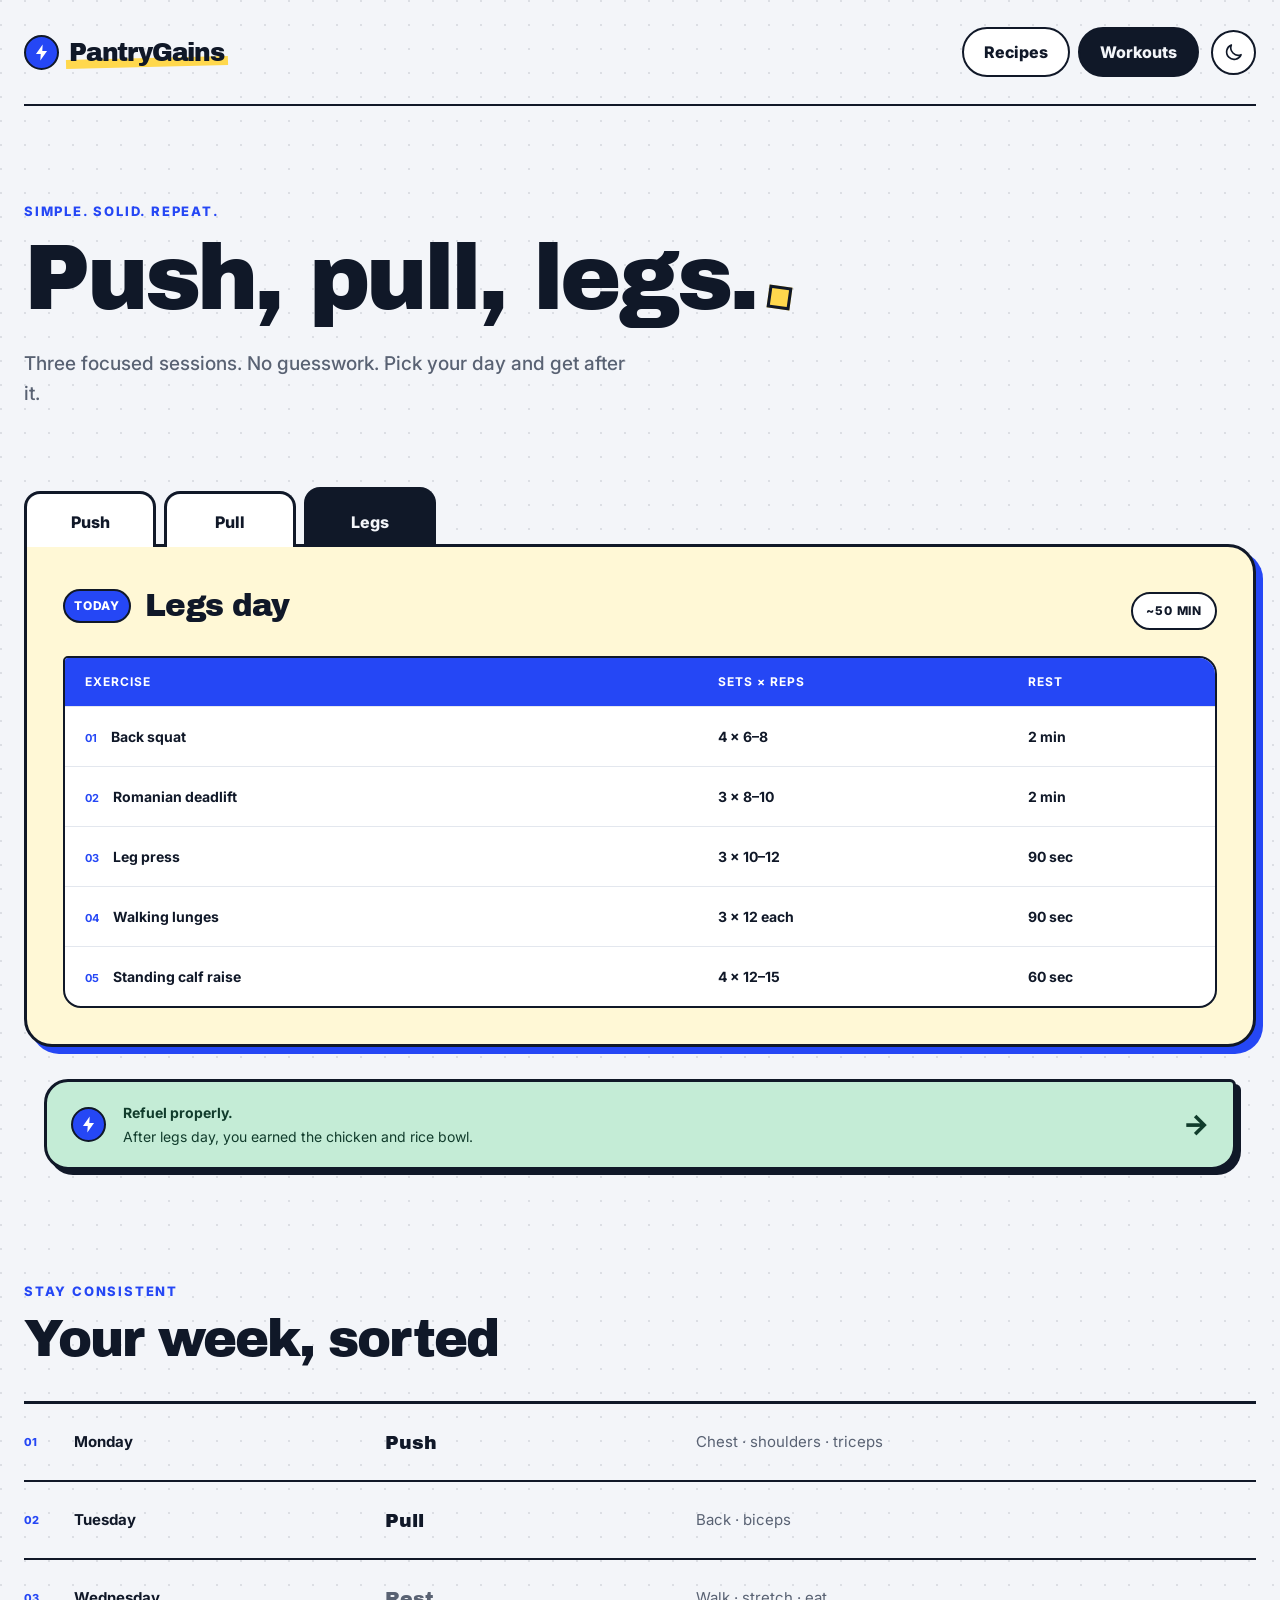
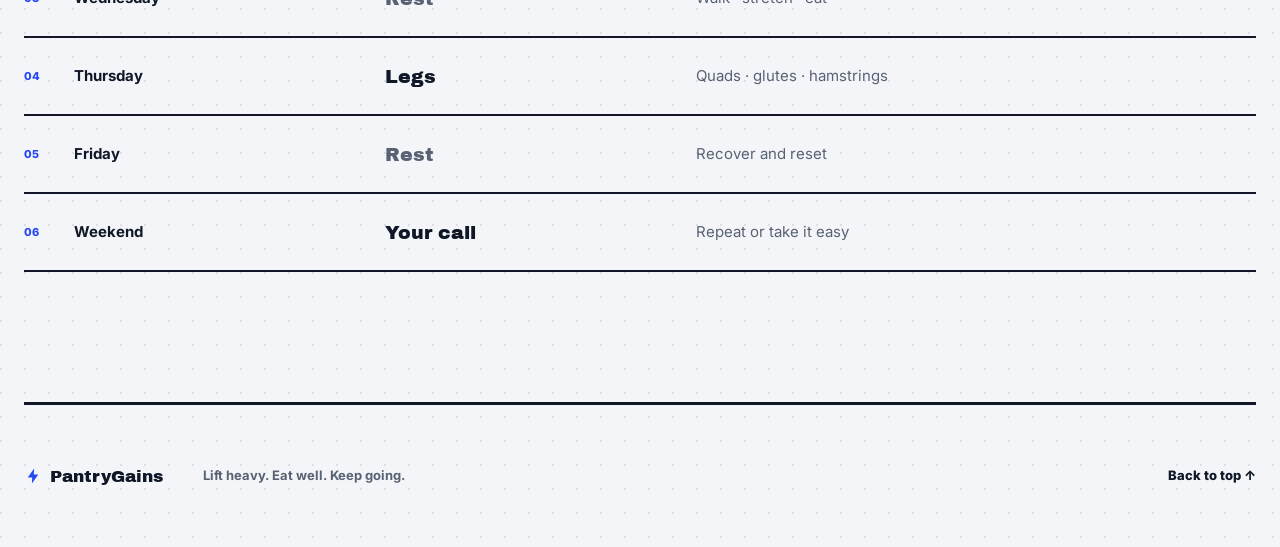
<file: workouts.html>
<!DOCTYPE html>
<html lang="en">
<head>
  <meta charset="utf-8">
  <meta name="viewport" content="width=device-width, initial-scale=1">
  <title>PantryGains: push, pull, legs routine</title>
  <link rel="stylesheet" href="style.css">
</head>
<body id="top">
  <input type="checkbox" class="sr" id="theme" aria-label="Dark theme">

  <div class="shell">
    <header class="site-header">
      <a class="logo" href="index.html" aria-label="PantryGains home">
        <span class="logo-mark"><svg viewBox="0 0 24 24" aria-hidden="true"><path d="M13.5 2 5 14h6l-.5 8L19 10h-6l.5-8Z"/></svg></span>
        <span>PantryGains</span>
      </a>
      <div class="header-actions">
        <nav aria-label="Main navigation">
          <a class="nav-pill" href="index.html">Recipes</a>
          <a class="nav-pill active" href="workouts.html" aria-current="page">Workouts</a>
        </nav>
        <label class="theme-toggle" for="theme" title="Switch theme">
          <svg class="moon" viewBox="0 0 24 24" aria-hidden="true"><path d="M20.5 15.2A9 9 0 0 1 8.8 3.5 9 9 0 1 0 20.5 15.2Z"/></svg>
          <svg class="sun" viewBox="0 0 24 24" aria-hidden="true"><circle cx="12" cy="12" r="4"/><path d="M12 2v2M12 20v2M4.9 4.9l1.4 1.4M17.7 17.7l1.4 1.4M2 12h2M20 12h2M4.9 19.1l1.4-1.4M17.7 6.3l1.4-1.4"/></svg>
        </label>
      </div>
    </header>

    <main>
      <section class="hero">
        <p class="eyebrow">Simple. Solid. Repeat.</p>
        <h1>Push, pull, legs.</h1>
        <p class="hero-copy">Three focused sessions. No guesswork. Pick your day and get after it.</p>
      </section>

      <section class="workout-section">
        <div class="tabset">
          <input type="radio" name="day" id="t-push">
          <input type="radio" name="day" id="t-pull">
          <input type="radio" name="day" id="t-legs" checked>

          <div class="tablist">
            <label for="t-push">Push</label>
            <label for="t-pull">Pull</label>
            <label for="t-legs">Legs</label>
          </div>

          <div class="panel" id="p-push">
            <div class="workout-panel">
              <div class="workout-title">
                <div><span class="step-number">Today</span><h2>Push day</h2></div>
                <span class="pill">~50 min</span>
              </div>
              <div class="table-scroll">
                <table>
                  <thead><tr><th>Exercise</th><th>Sets &times; reps</th><th>Rest</th></tr></thead>
                  <tbody>
                    <tr><td>Barbell bench press</td><td>4 &times; 6&ndash;8</td><td>2 min</td></tr>
                    <tr><td>Overhead press</td><td>3 &times; 8&ndash;10</td><td>90 sec</td></tr>
                    <tr><td>Incline dumbbell press</td><td>3 &times; 10&ndash;12</td><td>90 sec</td></tr>
                    <tr><td>Lateral raises</td><td>3 &times; 12&ndash;15</td><td>60 sec</td></tr>
                    <tr><td>Tricep pushdowns</td><td>3 &times; 12&ndash;15</td><td>60 sec</td></tr>
                  </tbody>
                </table>
              </div>
            </div>
            <a class="mint-callout" href="index.html#r7">
              <span class="callout-icon"><svg viewBox="0 0 24 24" aria-hidden="true"><path d="M13.5 2 5 14h6l-.5 8L19 10h-6l.5-8Z"/></svg></span>
              <span><strong>Refuel properly.</strong>After push day, you earned the chicken and egg toastie.</span>
              <span class="callout-arrow">&rarr;</span>
            </a>
          </div>

          <div class="panel" id="p-pull">
            <div class="workout-panel">
              <div class="workout-title">
                <div><span class="step-number">Today</span><h2>Pull day</h2></div>
                <span class="pill">~50 min</span>
              </div>
              <div class="table-scroll">
                <table>
                  <thead><tr><th>Exercise</th><th>Sets &times; reps</th><th>Rest</th></tr></thead>
                  <tbody>
                    <tr><td>Barbell row</td><td>4 &times; 6&ndash;8</td><td>2 min</td></tr>
                    <tr><td>Lat pulldown</td><td>3 &times; 8&ndash;10</td><td>90 sec</td></tr>
                    <tr><td>Seated cable row</td><td>3 &times; 10&ndash;12</td><td>90 sec</td></tr>
                    <tr><td>Face pulls</td><td>3 &times; 12&ndash;15</td><td>60 sec</td></tr>
                    <tr><td>Dumbbell curls</td><td>3 &times; 10&ndash;12</td><td>60 sec</td></tr>
                  </tbody>
                </table>
              </div>
            </div>
            <a class="mint-callout" href="index.html#r6">
              <span class="callout-icon"><svg viewBox="0 0 24 24" aria-hidden="true"><path d="M13.5 2 5 14h6l-.5 8L19 10h-6l.5-8Z"/></svg></span>
              <span><strong>Refuel properly.</strong>After pull day, you earned the cottage cheese pancakes.</span>
              <span class="callout-arrow">&rarr;</span>
            </a>
          </div>

          <div class="panel" id="p-legs">
            <div class="workout-panel">
              <div class="workout-title">
                <div><span class="step-number">Today</span><h2>Legs day</h2></div>
                <span class="pill">~50 min</span>
              </div>
              <div class="table-scroll">
                <table>
                  <thead><tr><th>Exercise</th><th>Sets &times; reps</th><th>Rest</th></tr></thead>
                  <tbody>
                    <tr><td>Back squat</td><td>4 &times; 6&ndash;8</td><td>2 min</td></tr>
                    <tr><td>Romanian deadlift</td><td>3 &times; 8&ndash;10</td><td>2 min</td></tr>
                    <tr><td>Leg press</td><td>3 &times; 10&ndash;12</td><td>90 sec</td></tr>
                    <tr><td>Walking lunges</td><td>3 &times; 12 each</td><td>90 sec</td></tr>
                    <tr><td>Standing calf raise</td><td>4 &times; 12&ndash;15</td><td>60 sec</td></tr>
                  </tbody>
                </table>
              </div>
            </div>
            <a class="mint-callout" href="index.html#r1">
              <span class="callout-icon"><svg viewBox="0 0 24 24" aria-hidden="true"><path d="M13.5 2 5 14h6l-.5 8L19 10h-6l.5-8Z"/></svg></span>
              <span><strong>Refuel properly.</strong>After legs day, you earned the chicken and rice bowl.</span>
              <span class="callout-arrow">&rarr;</span>
            </a>
          </div>
        </div>
      </section>

      <section class="weekly-section" aria-labelledby="weekly-heading">
        <div class="section-heading">
          <p class="eyebrow">Stay consistent</p>
          <h2 id="weekly-heading">Your week, sorted</h2>
        </div>
        <div class="weekly-grid">
          <div class="week-row"><span class="week-number">01</span><strong>Monday</strong><span class="week-type">Push</span><span class="week-detail">Chest &middot; shoulders &middot; triceps</span></div>
          <div class="week-row"><span class="week-number">02</span><strong>Tuesday</strong><span class="week-type">Pull</span><span class="week-detail">Back &middot; biceps</span></div>
          <div class="week-row rest"><span class="week-number">03</span><strong>Wednesday</strong><span class="week-type">Rest</span><span class="week-detail">Walk &middot; stretch &middot; eat</span></div>
          <div class="week-row"><span class="week-number">04</span><strong>Thursday</strong><span class="week-type">Legs</span><span class="week-detail">Quads &middot; glutes &middot; hamstrings</span></div>
          <div class="week-row rest"><span class="week-number">05</span><strong>Friday</strong><span class="week-type">Rest</span><span class="week-detail">Recover and reset</span></div>
          <div class="week-row"><span class="week-number">06</span><strong>Weekend</strong><span class="week-type">Your call</span><span class="week-detail">Repeat or take it easy</span></div>
        </div>
      </section>
    </main>

    <footer>
      <div class="footer-logo"><svg viewBox="0 0 24 24" aria-hidden="true"><path d="M13.5 2 5 14h6l-.5 8L19 10h-6l.5-8Z"/></svg>PantryGains</div>
      <p>Lift heavy. Eat well. Keep going.</p>
      <a href="#top">Back to top &uarr;</a>
    </footer>
  </div>
</body>
</html>
</file>
<file: style.css>
/* PantryGains: Figma design rebuilt with pure HTML and CSS (no JavaScript) */
@import url("https://fonts.googleapis.com/css2?family=Archivo+Black&family=Inter:wght@400;500;600;700;800&display=swap");

* { box-sizing: border-box; margin: 0; padding: 0; }
html { scroll-behavior: smooth; }
button, a { font: inherit; color: inherit; }

body {
  --bg: #f3f5f9; --surface: #fff; --ink: #101828; --muted: #596273;
  --blue: #2547f5; --blue-text: #fff; --yellow: #ffd84d; --yellow-pale: #fff8d6;
  --mint: #c4ecd6; --mint-ink: #113c2c; --soft: #e3e7ee; --dot: rgba(16, 24, 40, .1);
  --display: "Archivo Black", "Arial Black", Arial, sans-serif;
  min-width: 320px; min-height: 100vh; color: var(--ink);
  font-family: "Inter", system-ui, sans-serif; line-height: 1.5;
  background-color: var(--bg);
  background-image: radial-gradient(circle at 1px 1px, var(--dot) 1px, transparent 0);
  background-size: 24px 24px;
}
/* dark theme: a hidden checkbox in the header flips every variable */
body:has(#theme:checked) {
  --bg: #0f1420; --surface: #18202e; --ink: #eef1f8; --muted: #aeb7c8;
  --blue: #6f89ff; --blue-text: #0f1420; --yellow-pale: #28271f;
  --mint: #9cdbba; --mint-ink: #10251c; --soft: #323b4b; --dot: rgba(238, 241, 248, .1);
}
.sr { position: absolute; width: 1px; height: 1px; opacity: 0; }
:focus-visible, .sr:focus-visible + label { outline: 3px solid var(--blue); outline-offset: 3px; }

.shell { width: min(100% - 48px, 1280px); margin: 0 auto; }
h1, h2, h3 { font-family: var(--display); letter-spacing: -.04em; font-weight: 400; }

/* header */
.site-header { display: flex; align-items: center; justify-content: space-between; min-height: 106px; border-bottom: 2px solid var(--ink); }
.logo { position: relative; display: flex; align-items: center; gap: 10px; text-decoration: none; font: 25px var(--display); letter-spacing: -1.2px; isolation: isolate; }
.logo::after { content: ""; position: absolute; z-index: -1; right: -4px; bottom: 3px; left: 42px; height: 9px; background: var(--yellow); transform: rotate(-1.5deg); }
.logo-mark, .callout-icon { display: grid; width: 35px; height: 35px; place-items: center; border: 2px solid var(--ink); border-radius: 50%; color: #fff; background: var(--blue); }
.logo-mark svg, .callout-icon svg, .footer-logo svg { width: 19px; fill: currentColor; }
.header-actions, .header-actions nav { display: flex; align-items: center; gap: 8px; }
.nav-pill, .theme-toggle, .clear-button { border: 2px solid var(--ink); color: var(--ink); background: var(--surface); font-weight: 800; text-decoration: none; cursor: pointer; transition: transform .12s, background .12s; }
.nav-pill { padding: 11px 20px; border-radius: 999px; }
.nav-pill.active { color: var(--bg); background: var(--ink); }
.theme-toggle { display: grid; width: 45px; height: 45px; margin-left: 4px; place-items: center; border-radius: 50%; }
.theme-toggle svg { width: 20px; fill: none; stroke: currentColor; stroke-linecap: round; stroke-linejoin: round; stroke-width: 2; }
.theme-toggle .sun { display: none; }
body:has(#theme:checked) .theme-toggle .sun { display: block; }
body:has(#theme:checked) .theme-toggle .moon { display: none; }
.theme-toggle:hover, .nav-pill:hover, .clear-button:hover { transform: translateY(-2px); }

/* hero */
.hero { max-width: 950px; padding: 96px 0 58px; }
.eyebrow { margin-bottom: 13px; color: var(--blue); font-size: 13px; font-weight: 800; letter-spacing: 1.8px; text-transform: uppercase; }
h1 { max-width: 900px; font-size: clamp(51px, 7.2vw, 104px); line-height: .94; }
.hero h1::after { content: ""; display: inline-block; width: 17px; height: 17px; margin-left: 12px; border: 3px solid var(--ink); background: var(--yellow); transform: rotate(8deg); }
.hero-copy { max-width: 620px; margin-top: 28px; color: var(--muted); font-size: 19px; font-weight: 500; line-height: 1.55; }

/* pills / counters */
.step-number, .pill { display: inline-block; border: 2px solid var(--ink); border-radius: 999px; font-size: 12px; font-weight: 800; letter-spacing: .8px; text-transform: uppercase; }
.step-number { padding: 6px 9px; color: var(--blue-text); background: var(--blue); }
.pill { padding: 8px 13px; background: var(--surface); align-self: end; justify-self: end; }

/* pantry panel */
.pantry-panel { display: grid; grid-template-columns: 1fr auto; grid-template-areas: "head count" "chips chips" "ctrl ctrl"; counter-reset: picked; padding: 36px; border: 3px solid var(--ink); border-radius: 9px 34px 34px 34px; background: var(--yellow-pale); box-shadow: 7px 7px 0 var(--blue); }
.panel-heading { grid-area: head; margin-bottom: 28px; }
.panel-heading, .workout-title > div { display: flex; align-items: center; gap: 14px; }
.panel-heading h2, .workout-title h2 { font-size: 31px; }
.pantry-panel .pill { grid-area: count; margin-bottom: 28px; }
.pantry-panel .pill::before { content: counter(picked) " picked"; }
.ingredient-list { grid-area: chips; display: flex; flex-wrap: wrap; gap: 12px; }
.ingredient-list input:checked { counter-increment: picked; }
.chip label { display: inline-flex; align-items: center; gap: 8px; padding: 12px 17px; border: 2px solid var(--ink); border-radius: 999px; background: var(--surface); font-size: 15px; font-weight: 700; cursor: pointer; user-select: none; transition: transform .12s, box-shadow .12s; }
.chip label:hover { transform: translate(-2px, -2px); box-shadow: 3px 3px 0 var(--ink); }
.chip input:checked + label { color: var(--blue-text); border-color: var(--blue); background: var(--blue); }
.chip input:checked + label::before { content: "\2713"; display: grid; width: 18px; height: 18px; place-items: center; border: 1.5px solid currentColor; border-radius: 50%; font-size: 11px; }
.pantry-controls { grid-area: ctrl; display: flex; align-items: center; justify-content: space-between; gap: 18px; margin-top: 30px; padding-top: 24px; border-top: 2px dashed var(--ink); }
.toggle-label { display: flex; align-items: center; gap: 12px; font-size: 14px; font-weight: 800; cursor: pointer; }
.toggle { position: relative; width: 46px; height: 26px; border: 2px solid var(--ink); border-radius: 999px; background: var(--surface); transition: background .12s; }
.toggle::after { content: ""; position: absolute; top: 3px; left: 3px; width: 16px; height: 16px; border-radius: 50%; background: var(--ink); transition: transform .12s; }
#only-ready:checked + .toggle-label .toggle { background: var(--blue); }
#only-ready:checked + .toggle-label .toggle::after { background: var(--blue-text); transform: translateX(20px); }
.clear-button { padding: 10px 16px; border-radius: 8px; }

/* recipes */
.recipe-section { display: grid; grid-template-columns: 1fr auto; grid-template-areas: "head count" "grid grid"; counter-reset: ready; padding: 112px 0; }
.section-heading { grid-area: head; margin-bottom: 36px; }
.section-heading h2 { font-size: clamp(36px, 4vw, 55px); line-height: 1; }
.recipe-section .pill { grid-area: count; margin-bottom: 36px; }
.recipe-section .pill::before { content: counter(ready) " ready"; }
.recipe-grid { grid-area: grid; display: grid; grid-template-columns: repeat(3, minmax(0, 1fr)); gap: 30px; }
.card { overflow: hidden; border: 3px var(--bs, dashed) var(--bd, var(--ink)); border-radius: 8px 28px 28px 28px; background: var(--surface); box-shadow: var(--sh, none); opacity: var(--op, .64); filter: saturate(var(--sat, .65)); transition: opacity .15s; }
.card-image-wrap { position: relative; height: 220px; border-bottom: 3px solid currentColor; }
.card-image { width: 100%; height: 100%; object-fit: cover; display: block; }
.badge { position: absolute; right: 14px; bottom: 14px; padding: 7px 10px; border: 2px solid var(--ink); border-radius: 999px; font-size: 11px; font-weight: 800; text-transform: uppercase; }
.badge.no { display: var(--no, inline-block); color: #fff; background: #747b88; }
.badge.yes { display: var(--yes, none); color: var(--blue-text); border-color: var(--blue); background: var(--blue); }
.card-copy { padding: 24px; }
.card-copy h3 { font-size: 25px; line-height: 1.05; }
.note { margin-top: 10px; color: var(--muted); font-size: 14px; }
.needs { min-height: 55px; margin-top: 20px; font-size: 13px; line-height: 1.5; }
.nutrition { display: flex; flex-wrap: wrap; gap: 6px; margin-top: 20px; padding-top: 16px; border-top: 1.5px solid var(--soft); }
.nutrition span { padding: 6px 9px; border: 1.5px solid var(--ink); border-radius: 999px; color: var(--mint-ink); background: var(--mint); font-size: 10px; font-weight: 800; }

body:has(#only-ready:checked) .card { display: none; }
/* a card is "ready" when every ingredient it needs is ticked */
body:has(#i-chicken:checked):has(#i-rice:checked) #r1,
body:has(#i-oats:checked):has(#i-yogurt:checked):has(#i-banana:checked) #r2,
body:has(#i-tuna:checked):has(#i-bread:checked):has(#i-yogurt:checked) #r3,
body:has(#i-eggs:checked):has(#i-rice:checked) #r4,
body:has(#i-yogurt:checked):has(#i-banana:checked):has(#i-pb:checked) #r5,
body:has(#i-cottage:checked):has(#i-eggs:checked):has(#i-oats:checked) #r6,
body:has(#i-chicken:checked):has(#i-eggs:checked):has(#i-bread:checked) #r7 {
  display: block; counter-increment: ready;
  --bs: solid; --bd: var(--blue); --sh: 7px 7px 0 var(--blue); --op: 1; --sat: 1; --yes: inline-block; --no: none;
}

/* workouts */
.workout-section { padding-top: 18px; }
.tabset > input { position: absolute; opacity: 0; pointer-events: none; }
.tablist { display: flex; align-items: flex-end; gap: 8px; }
.tablist label { min-width: 132px; padding: 16px 24px 13px; border: 3px solid var(--ink); border-bottom: 0; border-radius: 16px 16px 0 0; background: var(--surface); font-size: 16px; font-weight: 800; text-align: center; cursor: pointer; transform: translateY(3px); }
#t-push:checked ~ .tablist [for="t-push"], #t-pull:checked ~ .tablist [for="t-pull"], #t-legs:checked ~ .tablist [for="t-legs"] { position: relative; z-index: 1; padding-top: 20px; color: var(--bg); background: var(--ink); }
.panel { display: none; }
#t-push:checked ~ #p-push, #t-pull:checked ~ #p-pull, #t-legs:checked ~ #p-legs { display: block; }
.workout-panel { padding: 36px; border: 3px solid var(--ink); border-radius: 0 28px 28px 28px; background: var(--yellow-pale); box-shadow: 7px 7px 0 var(--blue); }
.workout-title { display: flex; align-items: flex-end; justify-content: space-between; margin-bottom: 26px; }
.table-scroll { overflow-x: auto; border: 2px solid var(--ink); border-radius: 5px 18px 18px 18px; background: var(--surface); }
table { width: 100%; min-width: 560px; border-collapse: collapse; text-align: left; }
tbody { counter-reset: ex; }
th { padding: 15px 20px; color: var(--blue-text); background: var(--blue); font-size: 12px; letter-spacing: 1px; text-transform: uppercase; }
td { padding: 19px 20px; border-top: 1.5px solid var(--soft); font-size: 14px; font-weight: 700; }
td:first-child { width: 55%; }
td:first-child::before { counter-increment: ex; content: counter(ex, decimal-leading-zero); margin-right: 14px; color: var(--blue); font-size: 11px; }
.mint-callout { display: flex; width: calc(100% - 40px); margin: 32px auto 0; padding: 20px 24px; align-items: center; gap: 17px; border: 3px solid var(--ink); border-radius: 24px 6px 24px 24px; color: var(--mint-ink); background: var(--mint); text-decoration: none; font-size: 14px; box-shadow: 5px 5px 0 var(--ink); transition: transform .12s, box-shadow .12s; }
.mint-callout:hover { box-shadow: 2px 2px 0 var(--ink); transform: translate(3px, 3px); }
.mint-callout span:nth-child(2) { display: grid; gap: 3px; }
.callout-arrow { margin-left: auto; font-size: 28px; font-weight: 800; }

.weekly-section { padding: 112px 0 130px; }
.weekly-grid { border-top: 3px solid var(--ink); }
.week-row { display: grid; grid-template-columns: 50px 1fr 1fr 1.8fr; align-items: center; min-height: 78px; border-bottom: 2px solid var(--ink); font-size: 15px; }
.week-row:hover { background: var(--yellow-pale); }
.week-number { color: var(--blue); font-size: 11px; font-weight: 800; }
.week-type { font: 19px var(--display); }
.week-detail { color: var(--muted); }
.week-row.rest .week-type { color: var(--muted); }

footer { display: flex; min-height: 145px; align-items: center; gap: 40px; border-top: 3px solid var(--ink); font-size: 13px; font-weight: 700; }
.footer-logo { display: flex; align-items: center; gap: 8px; font: 17px var(--display); }
.footer-logo svg { width: 18px; color: var(--blue); }
footer p { color: var(--muted); }
footer a { margin-left: auto; font-weight: 800; text-decoration: none; }

@media (max-width: 950px) { .recipe-grid { grid-template-columns: repeat(2, minmax(0, 1fr)); } .hero { padding-top: 76px; } }
@media (max-width: 640px) {
  .shell { width: min(100% - 28px, 1280px); }
  .site-header { min-height: 132px; align-items: flex-start; padding: 20px 0; }
  .logo { margin-top: 6px; font-size: 19px; letter-spacing: -.8px; }
  .logo-mark { width: 30px; height: 30px; }
  .logo::after { left: 36px; height: 7px; }
  .header-actions { align-items: flex-end; }
  .header-actions nav { flex-direction: column; align-items: stretch; }
  .nav-pill { padding: 8px 13px; font-size: 12px; text-align: center; }
  .theme-toggle { width: 37px; height: 37px; }
  .hero { padding: 65px 0 42px; }
  .hero h1::after { width: 12px; height: 12px; margin-left: 7px; }
  .hero-copy { margin-top: 22px; font-size: 16px; }
  .pantry-panel, .workout-panel { padding: 22px 18px; border-width: 2px; border-radius: 7px 22px 22px 22px; box-shadow: 5px 5px 0 var(--blue); }
  .panel-heading, .workout-title > div { flex-direction: column; align-items: flex-start; gap: 8px; }
  .panel-heading h2, .workout-title h2 { font-size: 26px; }
  .pill { padding: 6px 9px; font-size: 10px; }
  .ingredient-list { gap: 8px; }
  .chip label { padding: 9px 12px; font-size: 12px; }
  .pantry-controls { flex-direction: column; align-items: flex-start; }
  .clear-button { width: 100%; }
  .recipe-section { padding: 78px 0; }
  .section-heading h2 { font-size: 37px; }
  .recipe-grid { grid-template-columns: 1fr; gap: 26px; }
  .card-image-wrap { height: 205px; }
  .card-copy { padding: 20px; }
  .tablist label { min-width: 0; flex: 1; padding: 13px 8px 11px; border-width: 2px; font-size: 13px; }
  .mint-callout { width: 100%; padding: 17px; font-size: 12px; }
  .mint-callout .callout-icon { display: none; }
  .week-row { grid-template-columns: 36px 1fr 1fr; min-height: 72px; }
  .week-detail { display: none; }
  .week-type { font-size: 15px; text-align: right; }
  .weekly-section { padding: 78px 0; }
  footer { min-height: 180px; flex-direction: column; align-items: flex-start; gap: 12px; padding: 32px 0; }
  footer a { margin-left: 0; margin-top: 12px; }
}
@media (prefers-reduced-motion: reduce) { * { scroll-behavior: auto !important; transition: none !important; } }
@media print { .site-header, .pantry-panel, footer, .tablist { display: none; } body { background: #fff; } .card { opacity: 1; box-shadow: none; } }

/* keyboard focus for the theme switch and the tabs */
body:has(#theme:focus-visible) .theme-toggle { outline: 3px solid var(--blue); outline-offset: 3px; }
#t-push:focus-visible ~ .tablist [for="t-push"], #t-pull:focus-visible ~ .tablist [for="t-pull"], #t-legs:focus-visible ~ .tablist [for="t-legs"] { outline: 3px solid var(--blue); outline-offset: 3px; }
</file>
